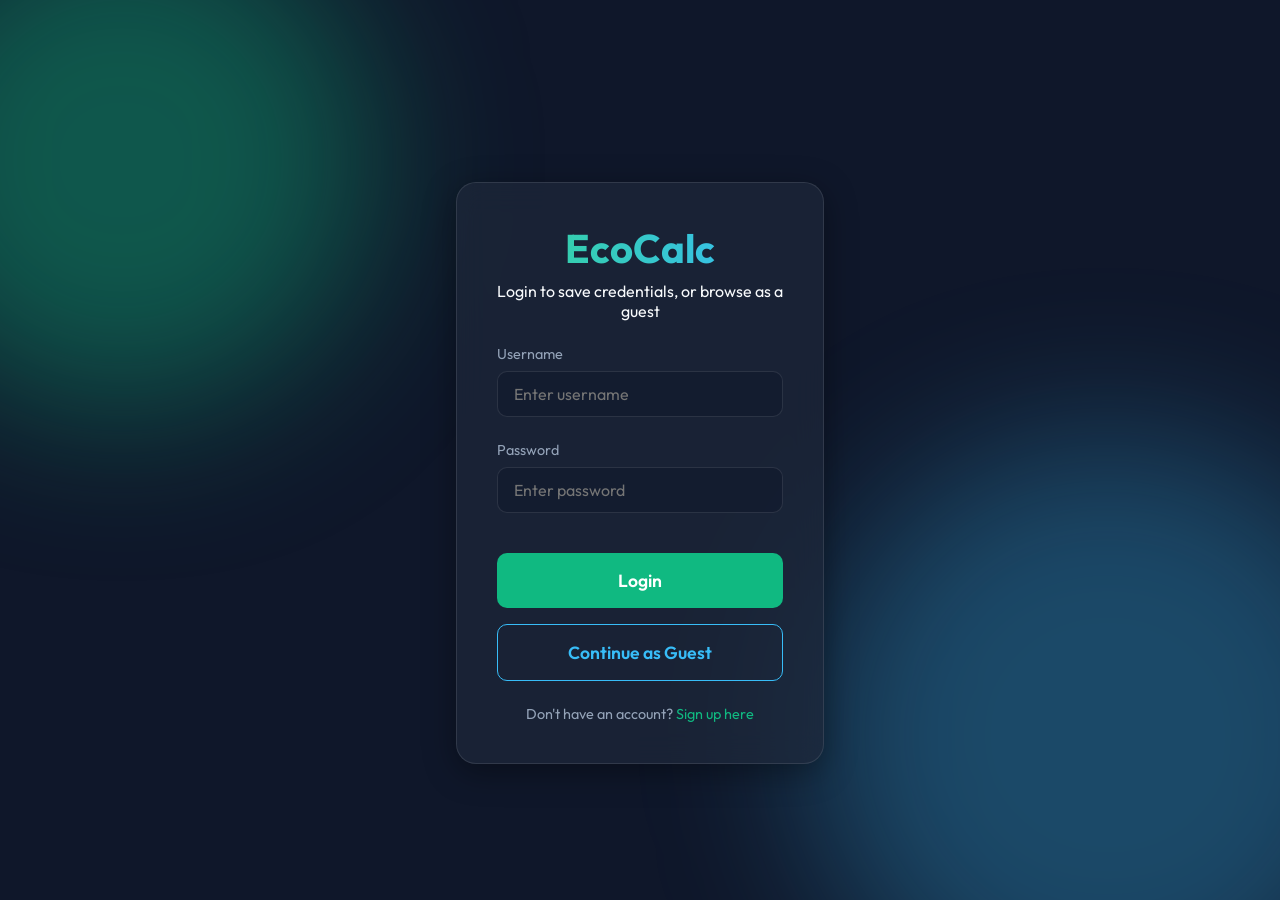
<file: index.html>
<!DOCTYPE html>
<html lang="en">
<head>
    <meta charset="UTF-8">
    <meta name="viewport" content="width=device-width, initial-scale=1.0">
    <title>EcoCalc - Carbon Footprint Calculator</title>
    <link href="https://fonts.googleapis.com/css2?family=Outfit:wght@300;400;600;700&display=swap" rel="stylesheet">
    <link rel="stylesheet" href="style.css">
    <script>
        // Check session login status before displaying page to avoid flash of content
        if (sessionStorage.getItem('logged_in') !== 'true') {
            window.location.href = 'login.html';
        }
    </script>
</head>
<body>
    <div class="background-blobs">
        <div class="blob blob-1"></div>
        <div class="blob blob-2"></div>
    </div>

    <main class="container">
        <header class="header">
            <h1>EcoCalc</h1>
            <p>Calculate your annual carbon footprint and take a step towards a greener future.</p>
            <div style="margin-top: 1rem; display: flex; justify-content: center; align-items: center; gap: 1rem;">
                <span id="user-greeting" style="font-weight: 600; color: #cbd5e1; font-size: 1rem;"></span>
                <a href="#" id="logout-btn" style="color: var(--primary); text-decoration: none; font-size: 0.9rem; border: 1px solid var(--primary); padding: 0.3rem 0.8rem; border-radius: 5px; transition: all 0.3s ease;">Logout</a>
            </div>
        </header>

        <div class="glass-card calculator-section">
            <form id="calculator-form">
                
                <section class="form-group">
                    <h2><span class="icon">🚗</span> Transportation (Monthly)</h2>
                    <div class="input-grid">
                        <div class="input-field">
                            <label for="carKm">Car km</label>
                            <input type="number" id="carKm" name="carKm" min="0" placeholder="e.g. 800">
                        </div>
                        <div class="input-field">
                            <label for="busKm">Bus km</label>
                            <input type="number" id="busKm" name="busKm" min="0" placeholder="e.g. 80">
                        </div>
                        <div class="input-field">
                            <label for="flightKm">Flight km</label>
                            <input type="number" id="flightKm" name="flightKm" min="0" placeholder="e.g. 160">
                        </div>
                    </div>
                </section>

                <section class="form-group">
                    <h2><span class="icon">⚡</span> Energy (Monthly)</h2>
                    <div class="input-grid">
                        <div class="input-field full-width">
                            <label for="electricity">Electricity (kWh)</label>
                            <input type="number" id="electricity" name="electricity" min="0" placeholder="e.g. 300">
                        </div>
                    </div>
                </section>

                <section class="form-group">
                    <h2><span class="icon">🥗</span> Diet</h2>
                    <div class="input-grid">
                        <div class="input-field full-width">
                            <label for="dietType">Diet Type</label>
                            <select id="dietType" name="dietType">
                                <option value="average">Average</option>
                                <option value="meat-heavy">Meat Heavy</option>
                                <option value="vegetarian">Vegetarian</option>
                                <option value="vegan">Vegan</option>
                            </select>
                        </div>
                    </div>
                </section>

                <!-- Dynamic Calculation Error Message Banner -->
                <div id="calc-error-box" class="error-message hidden" style="color: #ef4444; background: rgba(239, 68, 68, 0.1); border: 1px solid rgba(239, 68, 68, 0.3); padding: 0.75rem; border-radius: 8px; margin-bottom: 1.5rem; text-align: center; font-size: 0.95rem;"></div>

                <button type="submit" class="submit-btn" id="calculate-btn">Calculate Footprint</button>
            </form>
        </div>

        <div class="glass-card results-section hidden" id="results-section">
            <h2>Your Annual Footprint</h2>
            <div class="total-score">
                <span id="total-co2">0</span> <span class="unit">kg CO₂</span>
            </div>
            
            <div class="breakdown">
                <div class="breakdown-item">
                    <span class="label">Transportation</span>
                    <span class="value" id="res-transport">0 kg</span>
                </div>
                <div class="breakdown-item">
                    <span class="label">Energy</span>
                    <span class="value" id="res-energy">0 kg</span>
                </div>
                <div class="breakdown-item">
                    <span class="label">Diet</span>
                    <span class="value" id="res-diet">0 kg</span>
                </div>
            </div>

            <!-- Ecological Safety Indicator Card -->
            <div class="safety-card" id="safety-card" style="margin: 1.8rem 0; padding: 1.5rem; border-radius: 12px; background: rgba(0, 0, 0, 0.2); border: 1px solid rgba(255, 255, 255, 0.05); text-align: left; transition: all 0.5s ease;">
                <div style="display: flex; justify-content: space-between; align-items: center; margin-bottom: 0.8rem;">
                    <span style="font-size: 0.9rem; color: #94a3b8; text-transform: uppercase; letter-spacing: 0.05em; font-weight: 600;">Ecological Safety Rating</span>
                    <span id="safety-badge" style="padding: 0.25rem 0.75rem; border-radius: 20px; font-size: 0.8rem; font-weight: 700; text-transform: uppercase;">Sustainable</span>
                </div>
                <div style="font-size: 1.4rem; font-weight: 700; color: #f8fafc; margin-bottom: 0.5rem; display: flex; align-items: center; gap: 0.5rem;">
                    <span id="safety-icon">🌱</span> <span id="safety-level-title">Highly Sustainable</span>
                </div>
                <p id="safety-desc" style="font-size: 0.9rem; color: #cbd5e1; line-height: 1.5; margin: 0 0 1.2rem 0;"></p>
                
                <!-- Safety progress visual bar -->
                <div class="safety-bar-bg" style="background: rgba(255, 255, 255, 0.1); height: 10px; border-radius: 5px; position: relative; overflow: hidden; margin-bottom: 0.4rem;">
                    <div id="safety-bar" style="height: 100%; width: 12%; background: #10b981; border-radius: 5px; transition: width 1.2s cubic-bezier(0.1, 0.8, 0.3, 1), background-color 0.8s ease;"></div>
                </div>
                <div style="display: flex; justify-content: space-between; font-size: 0.75rem; color: #64748b; font-weight: 600;">
                    <span>Sustainable (&lt;2k)</span>
                    <span>Moderate (2k-8k)</span>
                    <span>High (8k-16k)</span>
                    <span>Critical (&gt;16k)</span>
                </div>
            </div>
            
            <button class="reset-btn" id="reset-btn">Recalculate</button>
        </div>
    </main>

    <script src="main.js"></script>
</body>
</html>
</file>
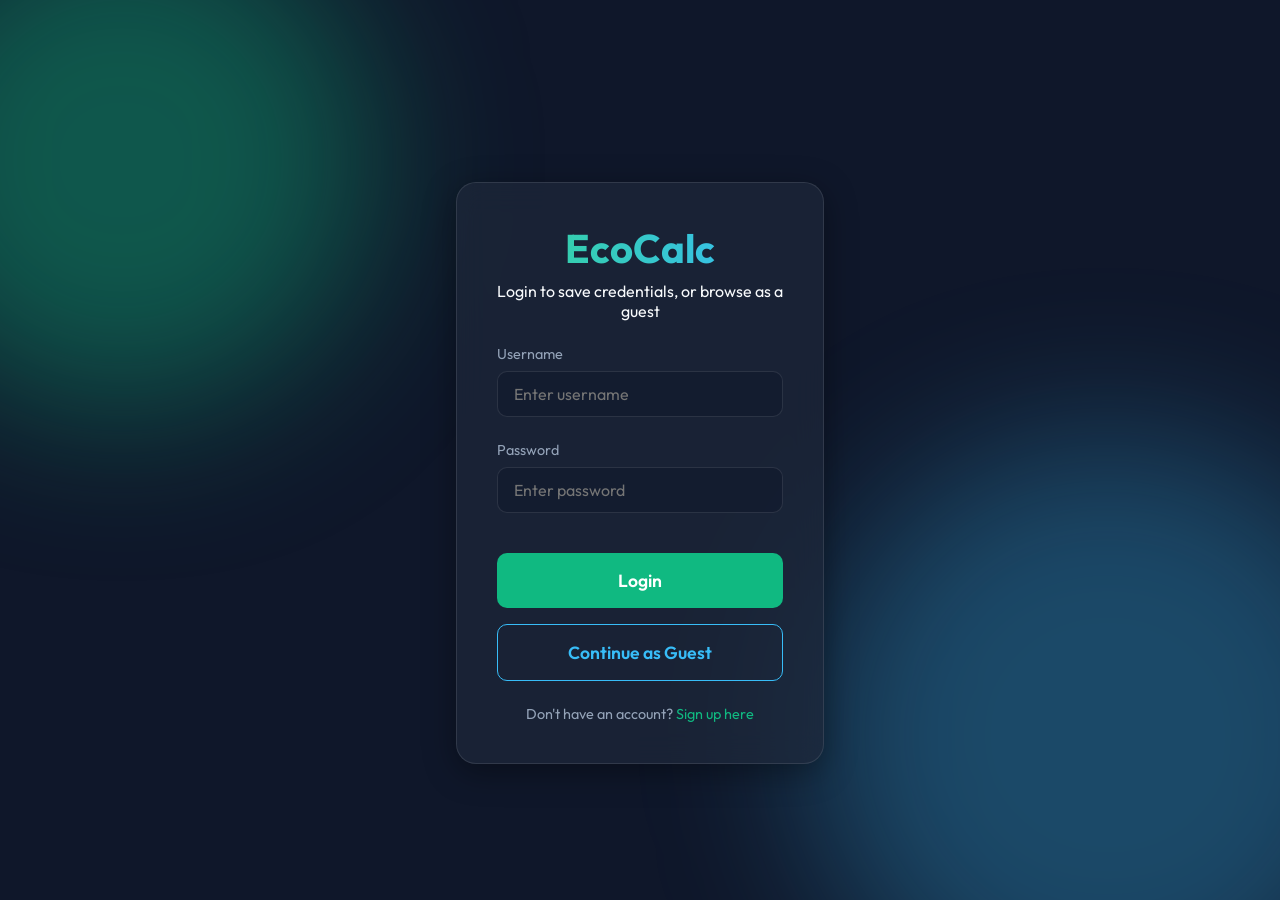
<file: login.html>
<!DOCTYPE html>
<html lang="en">
<head>
    <meta charset="UTF-8">
    <meta name="viewport" content="width=device-width, initial-scale=1.0">
    <title>EcoCalc - Login</title>
    <link href="https://fonts.googleapis.com/css2?family=Outfit:wght@300;400;600;700&display=swap" rel="stylesheet">
    <link rel="stylesheet" href="style.css">
    <style>
        .login-container {
            max-width: 400px;
            margin: 0 auto;
            margin-top: 5vh;
        }
        .error-message {
            color: #ef4444;
            background: rgba(239, 68, 68, 0.1);
            border: 1px solid rgba(239, 68, 68, 0.3);
            padding: 0.75rem;
            border-radius: 8px;
            margin-bottom: 1rem;
            text-align: center;
            font-size: 0.95rem;
        }
    </style>
</head>
<body>
    <div class="background-blobs">
        <div class="blob blob-1"></div>
        <div class="blob blob-2"></div>
    </div>

    <main class="container login-container">
        <div class="glass-card">
            <header class="header" style="margin-bottom: 1.5rem;">
                <h1 style="font-size: 2.5rem;">EcoCalc</h1>
                <p>Login to save credentials, or browse as a guest</p>
            </header>

            <div id="error-box" class="error-message hidden"></div>

            <form id="login-form">
                <div class="form-group" style="margin-bottom: 1.5rem;">
                    <div class="input-field">
                        <label for="username">Username</label>
                        <input type="text" id="username" name="username" required placeholder="Enter username">
                    </div>
                </div>
                
                <div class="form-group" style="margin-bottom: 1.5rem;">
                    <div class="input-field">
                        <label for="password">Password</label>
                        <input type="password" id="password" name="password" required placeholder="Enter password">
                    </div>
                </div>

                <button type="submit" class="submit-btn">Login</button>
                <button type="button" id="guest-btn" class="reset-btn" style="width: 100%; margin-top: 1rem; padding: 1rem; border-radius: 10px; font-size: 1.1rem; font-weight: 600; border-color: #38bdf8; color: #38bdf8;">Continue as Guest</button>
            </form>
            
            <div style="text-align: center; margin-top: 1.5rem;">
                <p style="color: #94a3b8; font-size: 0.9rem;">Don't have an account? <a href="signup.html" style="color: var(--primary); text-decoration: none;">Sign up here</a></p>
            </div>
        </div>
    </main>
    <script src="login.js"></script>
</body>
</html>
</file>
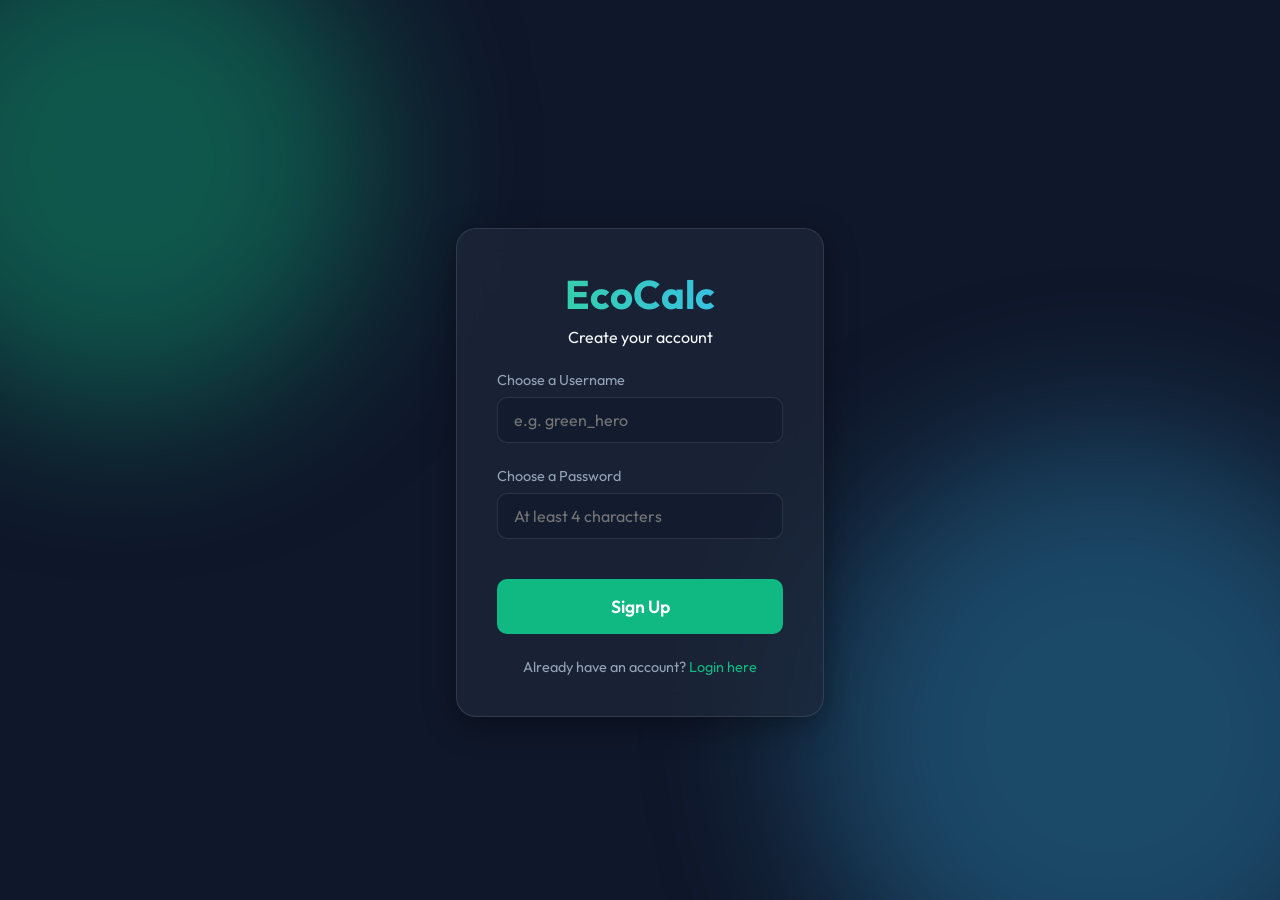
<file: signup.html>
<!DOCTYPE html>
<html lang="en">
<head>
    <meta charset="UTF-8">
    <meta name="viewport" content="width=device-width, initial-scale=1.0">
    <title>EcoCalc - Sign Up</title>
    <link href="https://fonts.googleapis.com/css2?family=Outfit:wght@300;400;600;700&display=swap" rel="stylesheet">
    <link rel="stylesheet" href="style.css">
    <style>
        .login-container {
            max-width: 400px;
            margin: 0 auto;
            margin-top: 5vh;
        }
        .error-message {
            color: #ef4444;
            background: rgba(239, 68, 68, 0.1);
            border: 1px solid rgba(239, 68, 68, 0.3);
            padding: 0.75rem;
            border-radius: 8px;
            margin-bottom: 1rem;
            text-align: center;
            font-size: 0.95rem;
        }
    </style>
</head>
<body>
    <div class="background-blobs">
        <div class="blob blob-1"></div>
        <div class="blob blob-2"></div>
    </div>

    <main class="container login-container">
        <div class="glass-card">
            <header class="header" style="margin-bottom: 1.5rem;">
                <h1 style="font-size: 2.5rem;">EcoCalc</h1>
                <p>Create your account</p>
            </header>

            <div id="error-box" class="error-message hidden"></div>

            <form id="signup-form">
                <div class="form-group" style="margin-bottom: 1.5rem;">
                    <div class="input-field">
                        <label for="username">Choose a Username</label>
                        <input type="text" id="username" name="username" required placeholder="e.g. green_hero">
                    </div>
                </div>
                
                <div class="form-group" style="margin-bottom: 1.5rem;">
                    <div class="input-field">
                        <label for="password">Choose a Password</label>
                        <input type="password" id="password" name="password" required placeholder="At least 4 characters">
                    </div>
                </div>

                <button type="submit" class="submit-btn">Sign Up</button>
            </form>
            
            <div style="text-align: center; margin-top: 1.5rem;">
                <p style="color: #94a3b8; font-size: 0.9rem;">Already have an account? <a href="login.html" style="color: var(--primary); text-decoration: none;">Login here</a></p>
            </div>
        </div>
    </main>
    <script src="signup.js"></script>
</body>
</html>
</file>
<file: style.css>
:root {
    --bg-color: #0f172a;
    --text-color: #f8fafc;
    --primary: #10b981;
    --primary-hover: #059669;
    --glass-bg: rgba(30, 41, 59, 0.7);
    --glass-border: rgba(255, 255, 255, 0.1);
    --card-shadow: 0 8px 32px 0 rgba(0, 0, 0, 0.37);
    --blob-1: rgba(16, 185, 129, 0.4);
    --blob-2: rgba(56, 189, 248, 0.3);
}

* {
    margin: 0;
    padding: 0;
    box-sizing: border-box;
    font-family: 'Outfit', sans-serif;
}

body {
    background-color: var(--bg-color);
    color: var(--text-color);
    min-height: 100vh;
    display: flex;
    justify-content: center;
    align-items: center;
    overflow-x: hidden;
    position: relative;
    padding: 2rem 0;
}

.background-blobs {
    position: fixed;
    width: 100vw;
    height: 100vh;
    top: 0;
    left: 0;
    overflow: hidden;
    z-index: -1;
}

.blob {
    position: absolute;
    filter: blur(80px);
    border-radius: 50%;
    animation: float 10s ease-in-out infinite alternate;
}

.blob-1 {
    width: 40vw;
    height: 40vw;
    max-width: 500px;
    max-height: 500px;
    background: var(--blob-1);
    top: -10%;
    left: -10%;
}

.blob-2 {
    width: 50vw;
    height: 50vw;
    max-width: 600px;
    max-height: 600px;
    background: var(--blob-2);
    bottom: -15%;
    right: -10%;
    animation-delay: -5s;
}

@keyframes float {
    0% { transform: translate(0, 0) scale(1); }
    100% { transform: translate(30px, 30px) scale(1.05); }
}

.container {
    width: 100%;
    max-width: 700px;
    padding: 1rem;
    z-index: 1;
}

.header {
    text-align: center;
    margin-bottom: 2rem;
}

.header h1 {
    font-size: 3rem;
    font-weight: 700;
    background: linear-gradient(to right, #34d399, #38bdf8);
    -webkit-background-clip: text;
    -webkit-text-fill-color: transparent;
    margin-bottom: 0.5rem;
}

.glass-card {
    background: var(--glass-bg);
    backdrop-filter: blur(16px);
    -webkit-backdrop-filter: blur(16px);
    border: 1px solid var(--glass-border);
    border-radius: 20px;
    padding: 2.5rem;
    box-shadow: var(--card-shadow);
    transition: transform 0.3s ease, opacity 0.5s ease;
}

.hidden {
    display: none !important;
}

.form-group {
    margin-bottom: 2rem;
}

.form-group h2 {
    font-size: 1.2rem;
    margin-bottom: 1rem;
    display: flex;
    align-items: center;
    gap: 0.5rem;
    color: #cbd5e1;
}

.input-grid {
    display: grid;
    grid-template-columns: repeat(auto-fit, minmax(180px, 1fr));
    gap: 1.5rem;
}

.input-field {
    display: flex;
    flex-direction: column;
}

.input-field.full-width {
    grid-column: 1 / -1;
}

label {
    font-size: 0.9rem;
    margin-bottom: 0.5rem;
    color: #94a3b8;
}

input, select {
    background: rgba(15, 23, 42, 0.5);
    border: 1px solid rgba(255, 255, 255, 0.1);
    border-radius: 10px;
    padding: 0.75rem 1rem;
    color: white;
    font-size: 1rem;
    transition: all 0.3s ease;
}

input:focus, select:focus {
    outline: none;
    border-color: var(--primary);
    box-shadow: 0 0 0 2px rgba(16, 185, 129, 0.2);
}

select option {
    background: var(--bg-color);
    color: white;
}

button {
    width: 100%;
    padding: 1rem;
    border: none;
    border-radius: 10px;
    font-size: 1.1rem;
    font-weight: 600;
    cursor: pointer;
    transition: all 0.3s ease;
}

.submit-btn {
    background: var(--primary);
    color: white;
    margin-top: 1rem;
}

.submit-btn:hover {
    background: var(--primary-hover);
    transform: translateY(-2px);
    box-shadow: 0 4px 12px rgba(16, 185, 129, 0.3);
}

.results-section {
    text-align: center;
    animation: slideUp 0.5s ease-out;
}

@keyframes slideUp {
    from { opacity: 0; transform: translateY(20px); }
    to { opacity: 1; transform: translateY(0); }
}

.results-section h2 {
    color: #cbd5e1;
    margin-bottom: 1.5rem;
}

.total-score {
    font-size: 4rem;
    font-weight: 700;
    color: var(--primary);
    margin-bottom: 2rem;
    display: flex;
    justify-content: center;
    align-items: baseline;
    gap: 0.5rem;
}

.total-score .unit {
    font-size: 1.5rem;
    color: #94a3b8;
    font-weight: 400;
}

.breakdown {
    display: flex;
    flex-direction: column;
    gap: 1rem;
    margin-bottom: 2rem;
    background: rgba(0, 0, 0, 0.2);
    border-radius: 12px;
    padding: 1.5rem;
}

.breakdown-item {
    display: flex;
    justify-content: space-between;
    align-items: center;
    padding-bottom: 0.5rem;
    border-bottom: 1px solid rgba(255, 255, 255, 0.05);
}

.breakdown-item:last-child {
    border-bottom: none;
    padding-bottom: 0;
}

.breakdown-item .label {
    color: #94a3b8;
}

.breakdown-item .value {
    font-weight: 600;
    color: #f8fafc;
}

.reset-btn {
    background: transparent;
    border: 1px solid var(--primary);
    color: var(--primary);
}

.reset-btn:hover {
    background: rgba(16, 185, 129, 0.1);
}

/* Loading state */
.submit-btn.loading {
    position: relative;
    color: transparent;
}
.submit-btn.loading::after {
    content: "";
    position: absolute;
    width: 20px;
    height: 20px;
    top: calc(50% - 10px);
    left: calc(50% - 10px);
    border: 2px solid rgba(255,255,255,0.5);
    border-top-color: white;
    border-radius: 50%;
    animation: spin 1s linear infinite;
}

@keyframes spin {
    to { transform: rotate(360deg); }
}

@media (max-width: 600px) {
    .header h1 { font-size: 2.5rem; }
    .glass-card { padding: 1.5rem; }
    .total-score { font-size: 3rem; }
}
</file>
